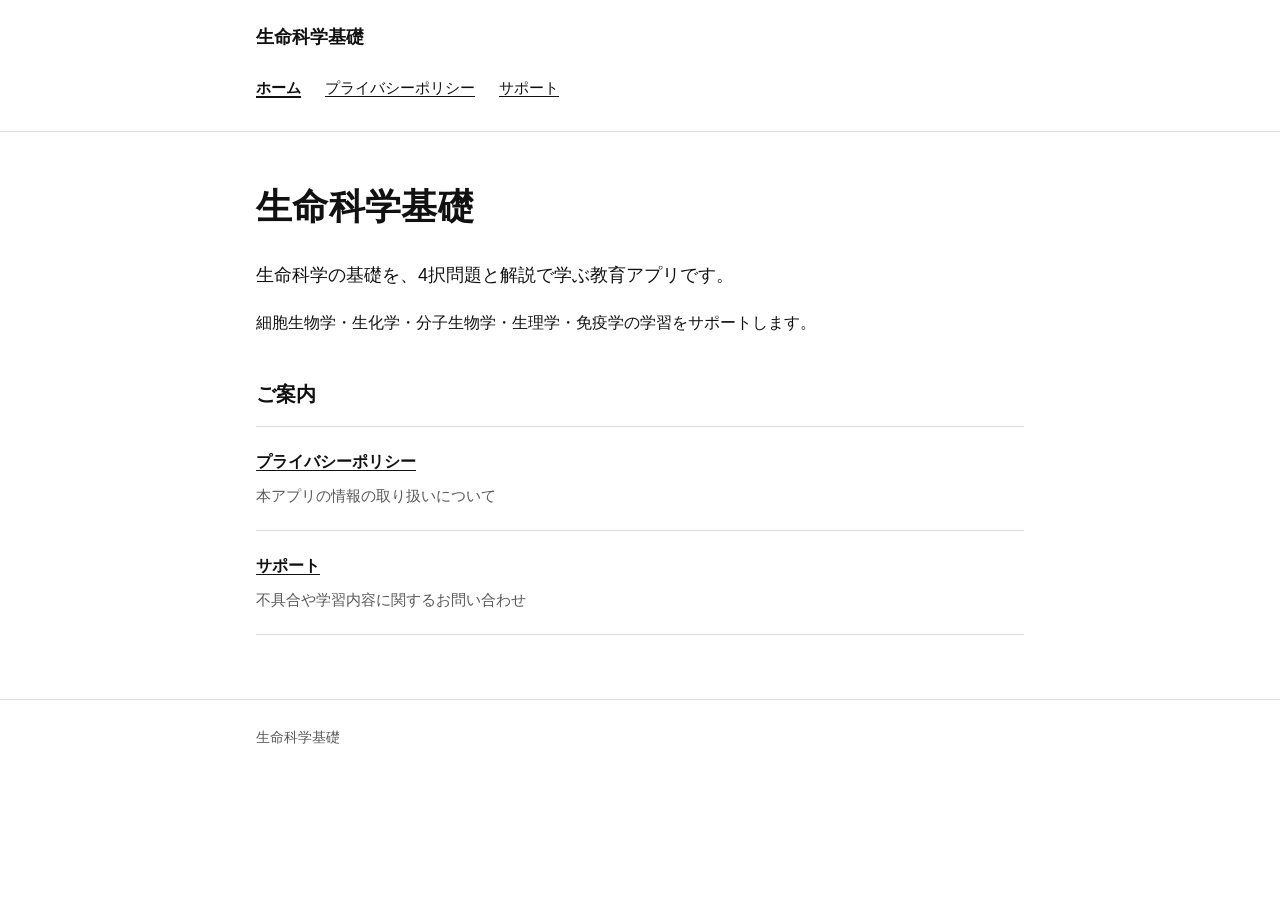
<file: index.html>
<!doctype html>
<html lang="ja">
<head>
  <meta charset="utf-8">
  <meta name="viewport" content="width=device-width, initial-scale=1">
  <meta name="description" content="生命科学を学ぶ教育アプリ「生命科学基礎」のプライバシーポリシーとサポート情報をご案内します。">
  <title>生命科学基礎</title>
  <link rel="stylesheet" href="style.css">
</head>
<body>
  <a class="skip-link" href="#main">本文へ移動</a>
  <header class="site-header">
    <div class="container header-inner">
      <a class="site-name" href="index.html">生命科学基礎</a>
      <nav aria-label="サイト内ナビゲーション">
        <ul>
          <li><a href="index.html" aria-current="page">ホーム</a></li>
          <li><a href="privacy.html">プライバシーポリシー</a></li>
          <li><a href="support.html">サポート</a></li>
        </ul>
      </nav>
    </div>
  </header>
  <main id="main" class="container" tabindex="-1">
    <h1>生命科学基礎</h1>
    <p class="lead">生命科学の基礎を、4択問題と解説で学ぶ教育アプリです。</p>
    <p>細胞生物学・生化学・分子生物学・生理学・免疫学の学習をサポートします。</p>
    <section aria-labelledby="information-heading">
      <h2 id="information-heading">ご案内</h2>
      <ul class="page-links">
        <li>
          <a href="privacy.html">
            <span class="link-title">プライバシーポリシー</span>
            <span class="link-description">本アプリの情報の取り扱いについて</span>
          </a>
        </li>
        <li>
          <a href="support.html">
            <span class="link-title">サポート</span>
            <span class="link-description">不具合や学習内容に関するお問い合わせ</span>
          </a>
        </li>
      </ul>
    </section>
  </main>
  <footer class="site-footer">
    <div class="container"><p>生命科学基礎</p></div>
  </footer>
</body>
</html>
</file>
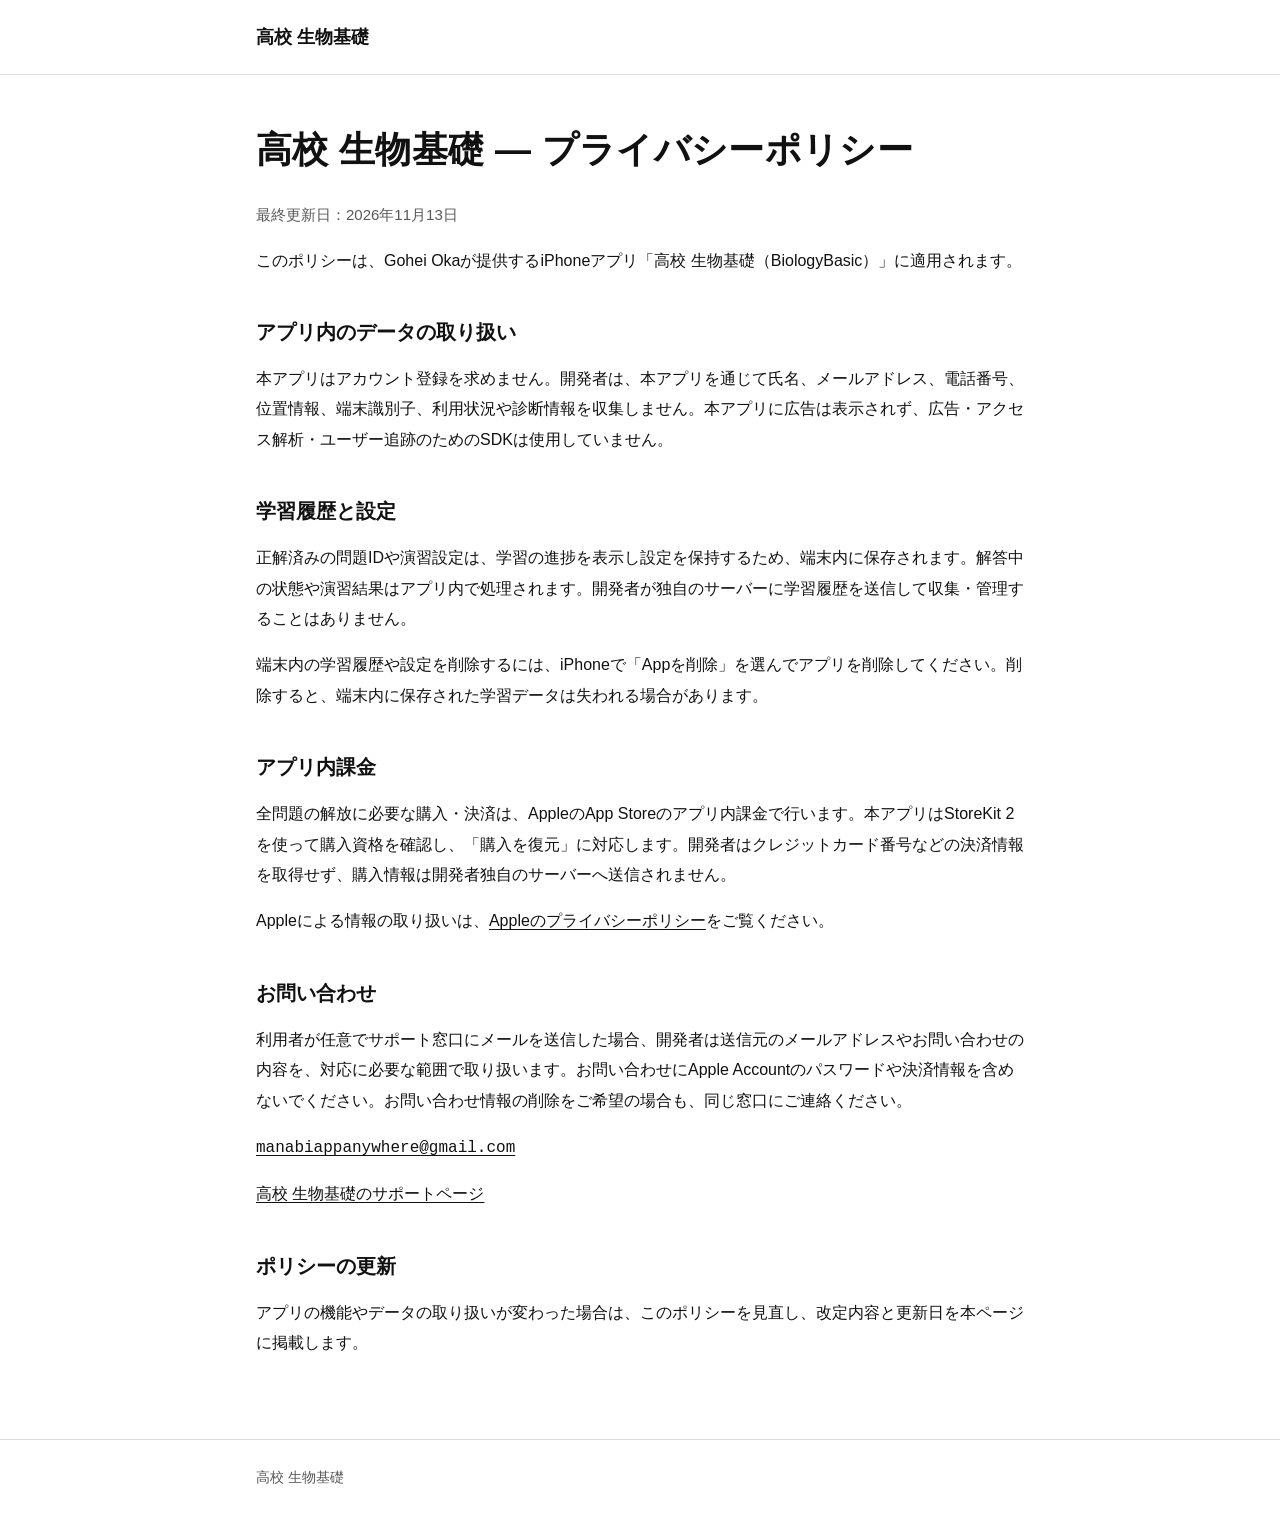
<file: biologybasic-privacy.html>
<!doctype html>
<html lang="ja">
<head>
  <meta charset="utf-8">
  <meta name="viewport" content="width=device-width, initial-scale=1">
  <meta name="description" content="iPhoneアプリ「高校 生物基礎」のプライバシーポリシー。学習データ、アプリ内課金、お問い合わせ情報の取り扱いをご案内します。">
  <title>高校 生物基礎 — プライバシーポリシー</title>
  <link rel="stylesheet" href="style.css">
</head>
<body>
  <a class="skip-link" href="#main">本文へ移動</a>
  <header class="site-header">
    <div class="container header-inner">
      <span class="site-name">高校 生物基礎</span>
    </div>
  </header>
  <main id="main" class="container" tabindex="-1">
    <h1>高校 生物基礎 — プライバシーポリシー</h1>
    <p class="date">最終更新日：<time datetime="2026-11-13">2026年11月13日</time></p>
    <p>このポリシーは、Gohei Okaが提供するiPhoneアプリ「高校 生物基礎（BiologyBasic）」に適用されます。</p>

    <section aria-labelledby="collection-heading">
      <h2 id="collection-heading">アプリ内のデータの取り扱い</h2>
      <p>本アプリはアカウント登録を求めません。開発者は、本アプリを通じて氏名、メールアドレス、電話番号、位置情報、端末識別子、利用状況や診断情報を収集しません。本アプリに広告は表示されず、広告・アクセス解析・ユーザー追跡のためのSDKは使用していません。</p>
    </section>

    <section aria-labelledby="progress-heading">
      <h2 id="progress-heading">学習履歴と設定</h2>
      <p>正解済みの問題IDや演習設定は、学習の進捗を表示し設定を保持するため、端末内に保存されます。解答中の状態や演習結果はアプリ内で処理されます。開発者が独自のサーバーに学習履歴を送信して収集・管理することはありません。</p>
      <p>端末内の学習履歴や設定を削除するには、iPhoneで「Appを削除」を選んでアプリを削除してください。削除すると、端末内に保存された学習データは失われる場合があります。</p>
    </section>

    <section aria-labelledby="purchase-heading">
      <h2 id="purchase-heading">アプリ内課金</h2>
      <p>全問題の解放に必要な購入・決済は、AppleのApp Storeのアプリ内課金で行います。本アプリはStoreKit 2を使って購入資格を確認し、「購入を復元」に対応します。開発者はクレジットカード番号などの決済情報を取得せず、購入情報は開発者独自のサーバーへ送信されません。</p>
      <p>Appleによる情報の取り扱いは、<a href="https://www.apple.com/jp/legal/privacy/">Appleのプライバシーポリシー</a>をご覧ください。</p>
    </section>

    <section aria-labelledby="contact-heading">
      <h2 id="contact-heading">お問い合わせ</h2>
      <p>利用者が任意でサポート窓口にメールを送信した場合、開発者は送信元のメールアドレスやお問い合わせの内容を、対応に必要な範囲で取り扱います。お問い合わせにApple Accountのパスワードや決済情報を含めないでください。お問い合わせ情報の削除をご希望の場合も、同じ窓口にご連絡ください。</p>
      <p><a class="contact-email" href="mailto:manabiappanywhere@gmail.com">manabiappanywhere@gmail.com</a></p>
      <p><a href="biologybasic-support.html">高校 生物基礎のサポートページ</a></p>
    </section>

    <section aria-labelledby="changes-heading">
      <h2 id="changes-heading">ポリシーの更新</h2>
      <p>アプリの機能やデータの取り扱いが変わった場合は、このポリシーを見直し、改定内容と更新日を本ページに掲載します。</p>
    </section>
  </main>
  <footer class="site-footer">
    <div class="container"><p>高校 生物基礎</p></div>
  </footer>
</body>
</html>
</file>
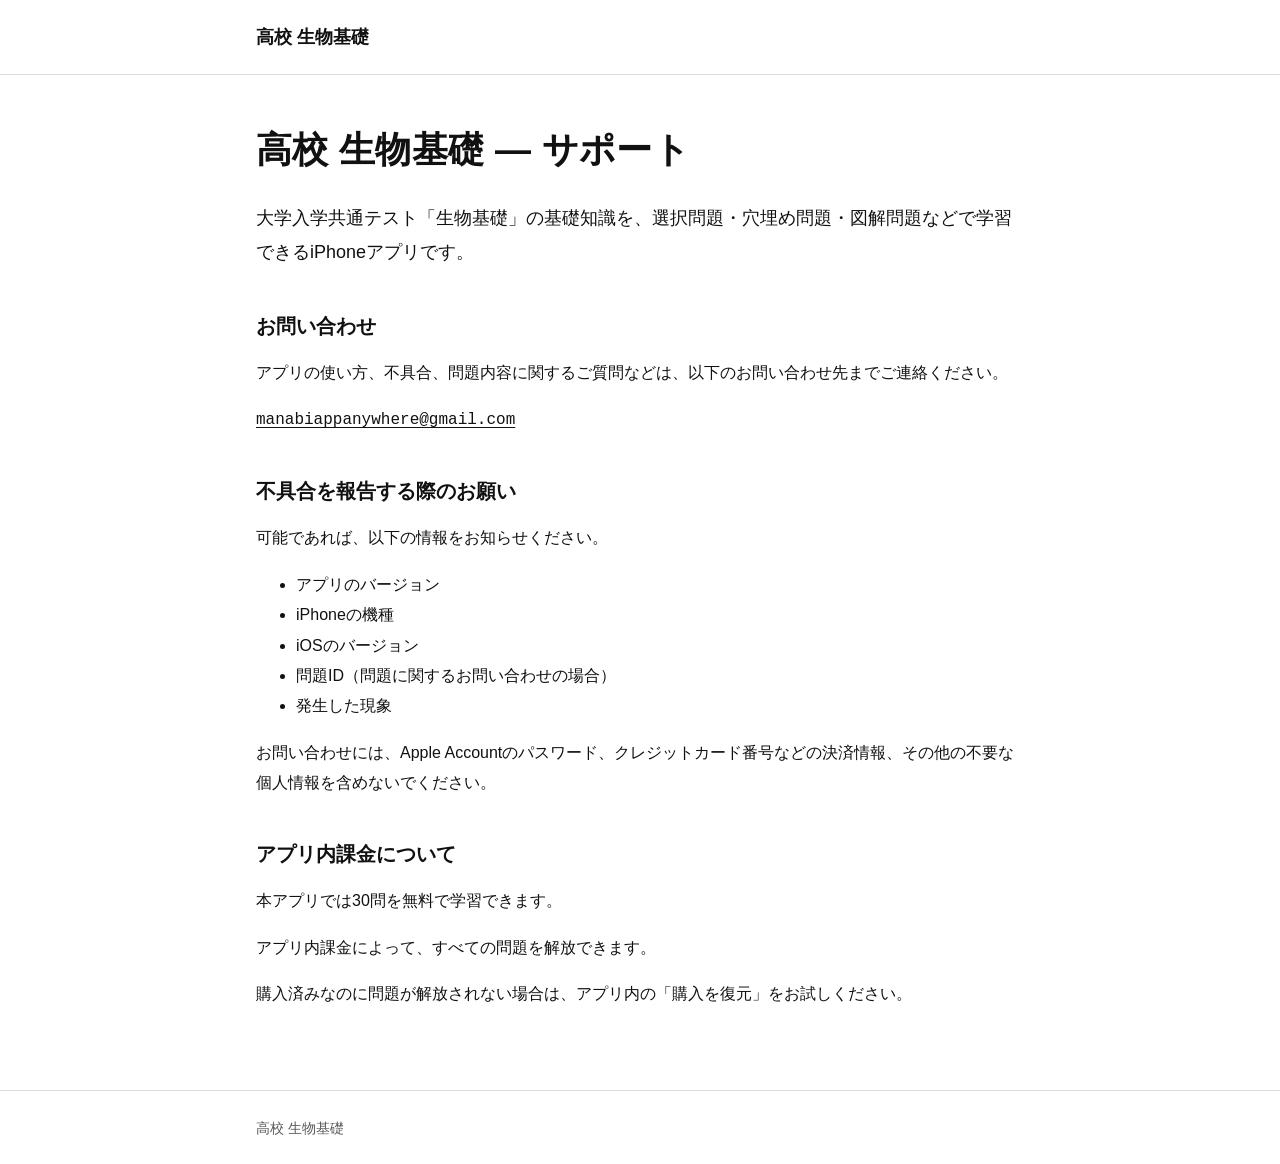
<file: biologybasic-support.html>
<!doctype html>
<html lang="ja">
<head>
  <meta charset="utf-8">
  <meta name="viewport" content="width=device-width, initial-scale=1">
  <meta name="description" content="iPhoneアプリ「高校 生物基礎」のサポートページ。お問い合わせ、不具合の報告、購入の復元についてご案内します。">
  <title>高校 生物基礎 — サポート</title>
  <link rel="stylesheet" href="style.css">
</head>
<body>
  <a class="skip-link" href="#main">本文へ移動</a>
  <header class="site-header">
    <div class="container header-inner">
      <span class="site-name">高校 生物基礎</span>
    </div>
  </header>
  <main id="main" class="container" tabindex="-1">
    <h1>高校 生物基礎 — サポート</h1>
    <p class="lead">大学入学共通テスト「生物基礎」の基礎知識を、選択問題・穴埋め問題・図解問題などで学習できるiPhoneアプリです。</p>

    <section aria-labelledby="contact-heading">
      <h2 id="contact-heading">お問い合わせ</h2>
      <p>アプリの使い方、不具合、問題内容に関するご質問などは、以下のお問い合わせ先までご連絡ください。</p>
      <p><a class="contact-email" href="mailto:manabiappanywhere@gmail.com">manabiappanywhere@gmail.com</a></p>
    </section>

    <section aria-labelledby="report-heading">
      <h2 id="report-heading">不具合を報告する際のお願い</h2>
      <p>可能であれば、以下の情報をお知らせください。</p>
      <ul>
        <li>アプリのバージョン</li>
        <li>iPhoneの機種</li>
        <li>iOSのバージョン</li>
        <li>問題ID（問題に関するお問い合わせの場合）</li>
        <li>発生した現象</li>
      </ul>
      <p>お問い合わせには、Apple Accountのパスワード、クレジットカード番号などの決済情報、その他の不要な個人情報を含めないでください。</p>
    </section>

    <section aria-labelledby="purchase-heading">
      <h2 id="purchase-heading">アプリ内課金について</h2>
      <p>本アプリでは30問を無料で学習できます。</p>
      <p>アプリ内課金によって、すべての問題を解放できます。</p>
      <p>購入済みなのに問題が解放されない場合は、アプリ内の「購入を復元」をお試しください。</p>
    </section>
  </main>
  <footer class="site-footer">
    <div class="container"><p>高校 生物基礎</p></div>
  </footer>
</body>
</html>
</file>
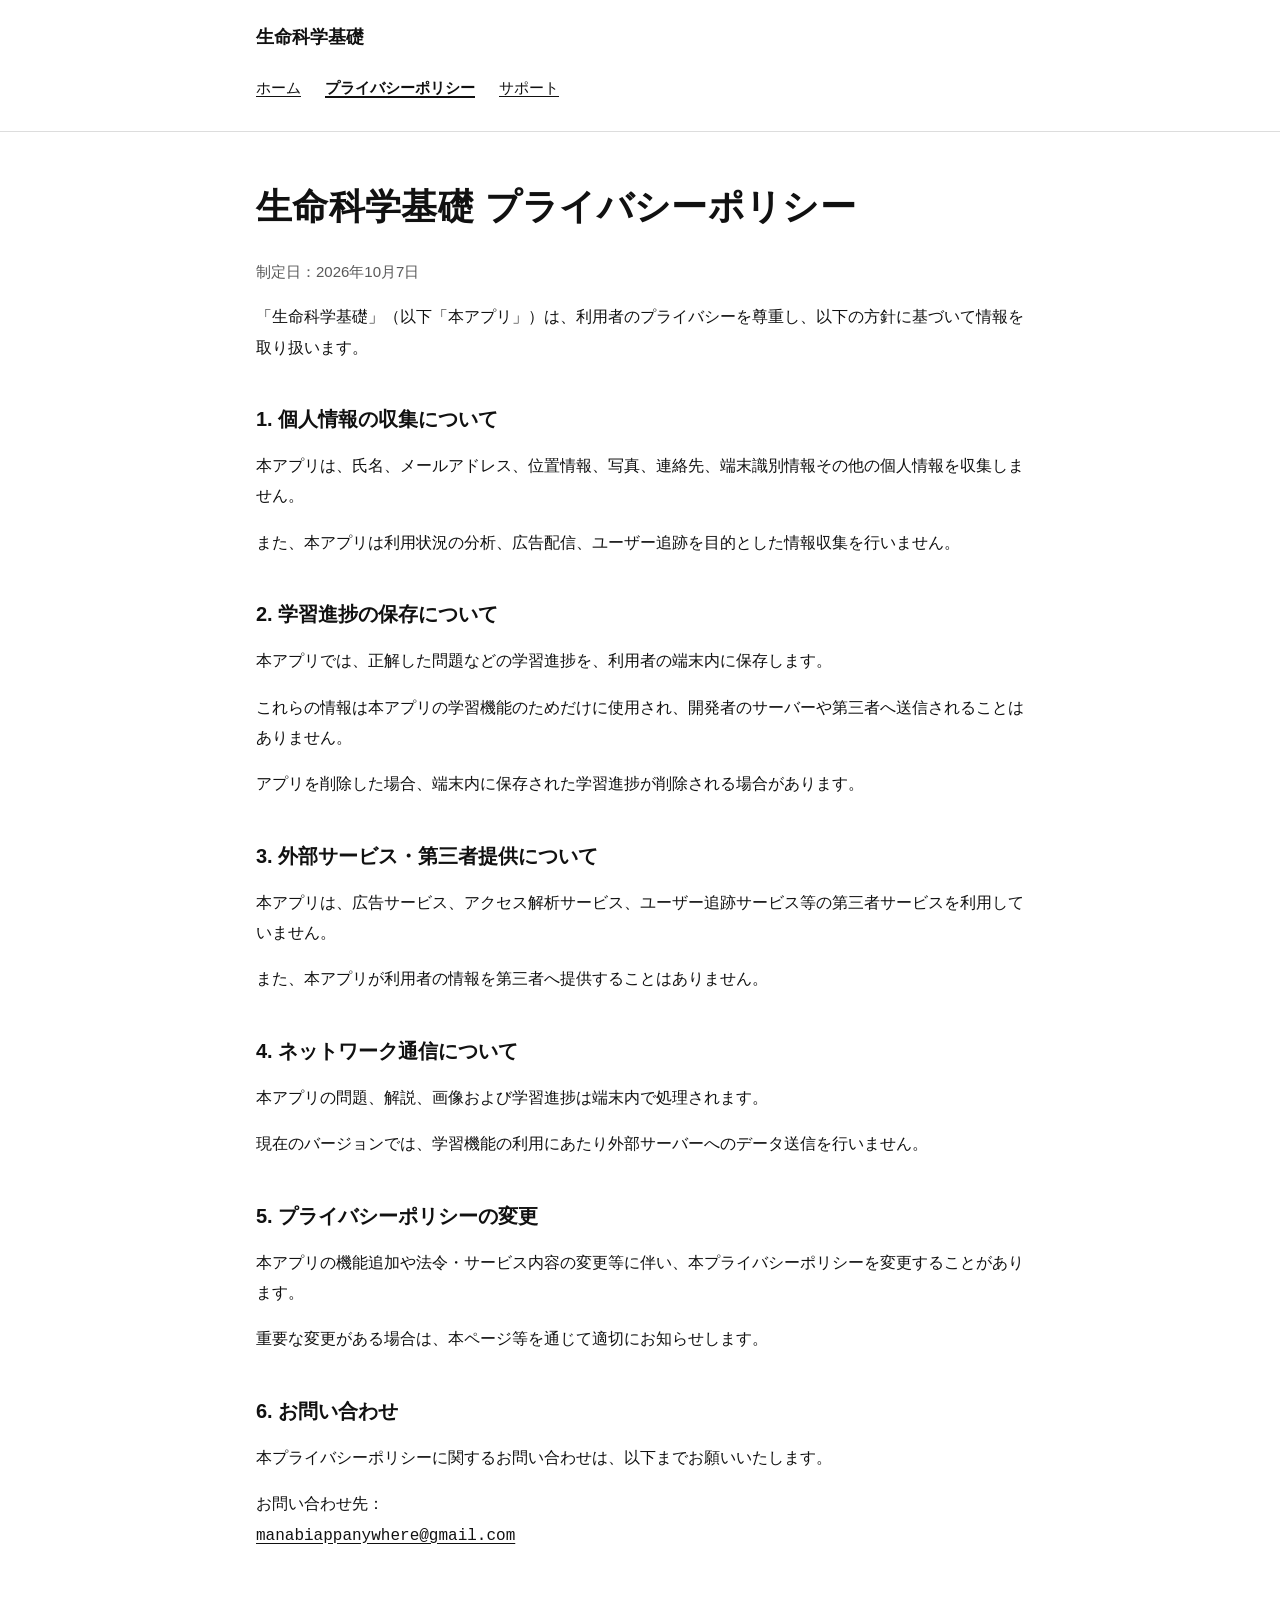
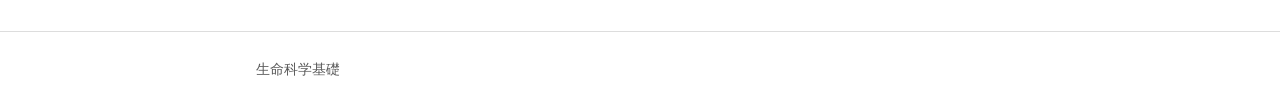
<file: privacy.html>
<!doctype html>
<html lang="ja">
<head>
  <meta charset="utf-8">
  <meta name="viewport" content="width=device-width, initial-scale=1">
  <meta name="description" content="教育アプリ「生命科学基礎」のプライバシーポリシー。個人情報の収集、端末内の学習進捗の保存、外部送信について説明します。">
  <title>生命科学基礎 プライバシーポリシー</title>
  <link rel="stylesheet" href="style.css">
</head>
<body>
  <a class="skip-link" href="#main">本文へ移動</a>
  <header class="site-header">
    <div class="container header-inner">
      <a class="site-name" href="index.html">生命科学基礎</a>
      <nav aria-label="サイト内ナビゲーション">
        <ul>
          <li><a href="index.html">ホーム</a></li>
          <li><a href="privacy.html" aria-current="page">プライバシーポリシー</a></li>
          <li><a href="support.html">サポート</a></li>
        </ul>
      </nav>
    </div>
  </header>
  <main id="main" class="container" tabindex="-1">
    <h1>生命科学基礎 プライバシーポリシー</h1>
    <p class="date">制定日：<time datetime="2026-10-07">2026年10月7日</time></p>
    <p>「生命科学基礎」（以下「本アプリ」）は、利用者のプライバシーを尊重し、以下の方針に基づいて情報を取り扱います。</p>
    <section aria-labelledby="collection-heading">
      <h2 id="collection-heading">1. 個人情報の収集について</h2>
      <p>本アプリは、氏名、メールアドレス、位置情報、写真、連絡先、端末識別情報その他の個人情報を収集しません。</p>
      <p>また、本アプリは利用状況の分析、広告配信、ユーザー追跡を目的とした情報収集を行いません。</p>
    </section>
    <section aria-labelledby="progress-heading">
      <h2 id="progress-heading">2. 学習進捗の保存について</h2>
      <p>本アプリでは、正解した問題などの学習進捗を、利用者の端末内に保存します。</p>
      <p>これらの情報は本アプリの学習機能のためだけに使用され、開発者のサーバーや第三者へ送信されることはありません。</p>
      <p>アプリを削除した場合、端末内に保存された学習進捗が削除される場合があります。</p>
    </section>
    <section aria-labelledby="services-heading">
      <h2 id="services-heading">3. 外部サービス・第三者提供について</h2>
      <p>本アプリは、広告サービス、アクセス解析サービス、ユーザー追跡サービス等の第三者サービスを利用していません。</p>
      <p>また、本アプリが利用者の情報を第三者へ提供することはありません。</p>
    </section>
    <section aria-labelledby="network-heading">
      <h2 id="network-heading">4. ネットワーク通信について</h2>
      <p>本アプリの問題、解説、画像および学習進捗は端末内で処理されます。</p>
      <p>現在のバージョンでは、学習機能の利用にあたり外部サーバーへのデータ送信を行いません。</p>
    </section>
    <section aria-labelledby="changes-heading">
      <h2 id="changes-heading">5. プライバシーポリシーの変更</h2>
      <p>本アプリの機能追加や法令・サービス内容の変更等に伴い、本プライバシーポリシーを変更することがあります。</p>
      <p>重要な変更がある場合は、本ページ等を通じて適切にお知らせします。</p>
    </section>
    <section aria-labelledby="contact-heading">
      <h2 id="contact-heading">6. お問い合わせ</h2>
      <p>本プライバシーポリシーに関するお問い合わせは、以下までお願いいたします。</p>
      <p>お問い合わせ先：<br><a class="contact-email" href="mailto:manabiappanywhere@gmail.com">manabiappanywhere@gmail.com</a></p>
    </section>
  </main>
  <footer class="site-footer">
    <div class="container"><p>生命科学基礎</p></div>
  </footer>
</body>
</html>
</file>
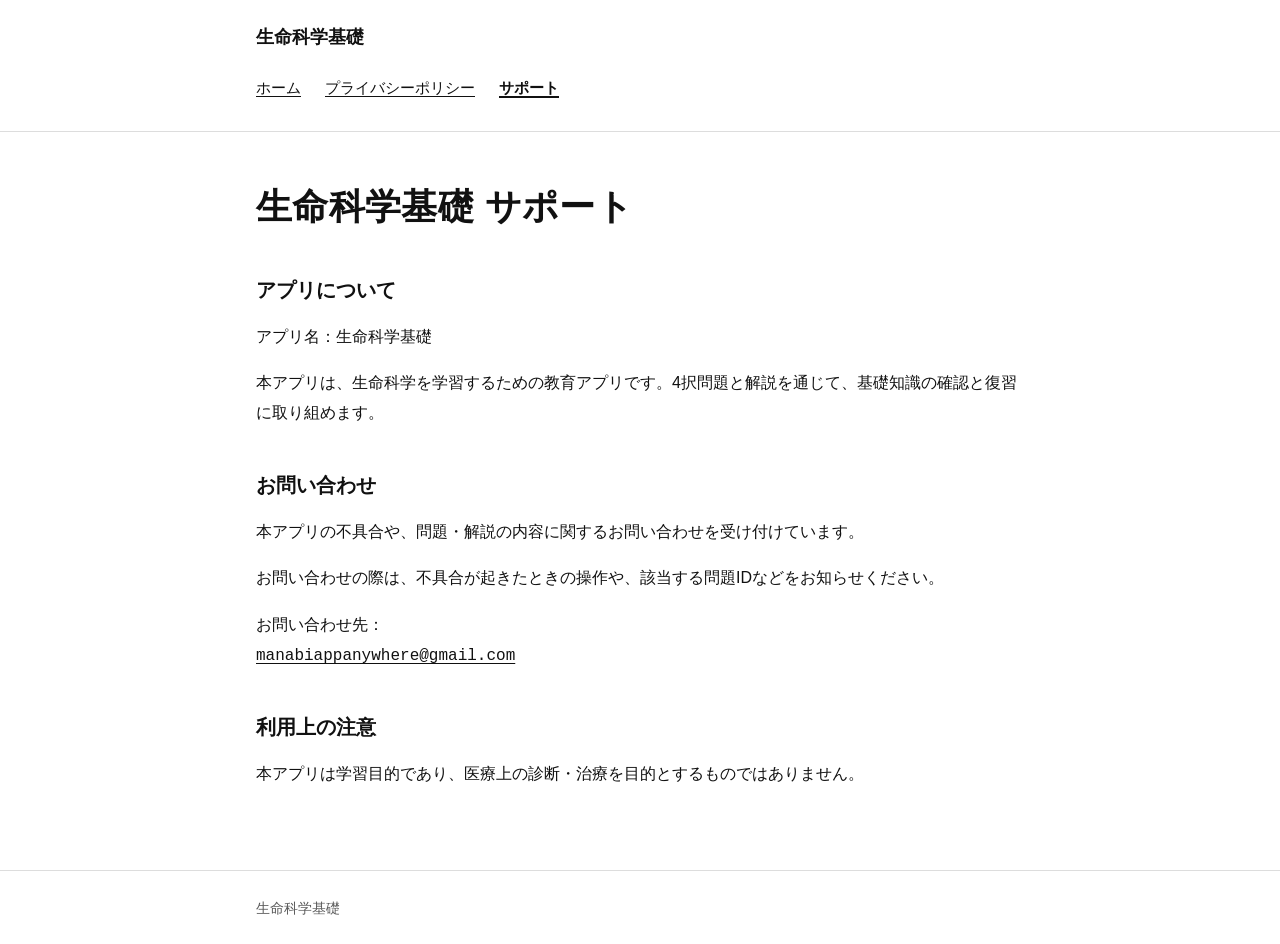
<file: support.html>
<!doctype html>
<html lang="ja">
<head>
  <meta charset="utf-8">
  <meta name="viewport" content="width=device-width, initial-scale=1">
  <meta name="description" content="教育アプリ「生命科学基礎」のサポートページ。不具合や問題・解説の内容に関するお問い合わせをご案内します。">
  <title>生命科学基礎 サポート</title>
  <link rel="stylesheet" href="style.css">
</head>
<body>
  <a class="skip-link" href="#main">本文へ移動</a>
  <header class="site-header">
    <div class="container header-inner">
      <a class="site-name" href="index.html">生命科学基礎</a>
      <nav aria-label="サイト内ナビゲーション">
        <ul>
          <li><a href="index.html">ホーム</a></li>
          <li><a href="privacy.html">プライバシーポリシー</a></li>
          <li><a href="support.html" aria-current="page">サポート</a></li>
        </ul>
      </nav>
    </div>
  </header>
  <main id="main" class="container" tabindex="-1">
    <h1>生命科学基礎 サポート</h1>
    <section aria-labelledby="about-heading">
      <h2 id="about-heading">アプリについて</h2>
      <p>アプリ名：生命科学基礎</p>
      <p>本アプリは、生命科学を学習するための教育アプリです。4択問題と解説を通じて、基礎知識の確認と復習に取り組めます。</p>
    </section>
    <section aria-labelledby="contact-heading">
      <h2 id="contact-heading">お問い合わせ</h2>
      <p>本アプリの不具合や、問題・解説の内容に関するお問い合わせを受け付けています。</p>
      <p>お問い合わせの際は、不具合が起きたときの操作や、該当する問題IDなどをお知らせください。</p>
      <p>お問い合わせ先：<br><a class="contact-email" href="mailto:manabiappanywhere@gmail.com">manabiappanywhere@gmail.com</a></p>
    </section>
    <section aria-labelledby="notice-heading">
      <h2 id="notice-heading">利用上の注意</h2>
      <p>本アプリは学習目的であり、医療上の診断・治療を目的とするものではありません。</p>
    </section>
  </main>
  <footer class="site-footer">
    <div class="container"><p>生命科学基礎</p></div>
  </footer>
</body>
</html>
</file>
<file: style.css>
:root {
  color-scheme: light;
  font-family: -apple-system, BlinkMacSystemFont, "Hiragino Kaku Gothic ProN", "Yu Gothic", Meiryo, sans-serif;
  color: #111;
  background: #fff;
  line-height: 1.9;
  -webkit-text-size-adjust: 100%;
}

* { box-sizing: border-box; }
body { margin: 0; }
a { color: inherit; text-underline-offset: 0.2em; }
a:hover { text-decoration-thickness: 2px; }
a:focus-visible { outline: 2px solid #111; outline-offset: 4px; }
.container { width: min(100% - 3rem, 48rem); margin-inline: auto; }
.site-header { border-bottom: 1px solid #ddd; }
.header-inner { padding-block: 1.25rem; }
.site-name { font-size: 1.125rem; font-weight: 700; text-decoration: none; }
nav ul { display: flex; flex-wrap: wrap; gap: 0.25rem 1.5rem; list-style: none; margin: 0.75rem 0 0; padding: 0; }
nav a { display: inline-block; padding-block: 0.5rem; font-size: 0.9375rem; }
nav a[aria-current="page"] { font-weight: 700; text-decoration-thickness: 2px; }
main.container { padding-block: 3rem 4rem; }
h1 { margin: 0 0 1.5rem; font-size: clamp(1.75rem, 4.5vw, 2.25rem); line-height: 1.5; letter-spacing: 0.01em; }
h2 { margin: 0 0 1rem; font-size: 1.25rem; line-height: 1.6; }
p { margin: 0 0 1rem; overflow-wrap: anywhere; }
section { margin-top: 2.5rem; }
.lead { font-size: 1.125rem; }
.date { color: #595959; font-size: 0.9375rem; }
.contact-email { font-family: ui-monospace, SFMono-Regular, Menlo, Consolas, monospace; }
.page-links { list-style: none; padding: 0; margin: 0; border-top: 1px solid #ddd; }
.page-links li { border-bottom: 1px solid #ddd; }
.page-links a { display: block; padding: 1.25rem 0; text-decoration: none; }
.link-title { display: block; font-weight: 700; text-decoration: underline; text-underline-offset: 0.2em; }
.link-description { display: block; margin-top: 0.25rem; color: #595959; font-size: 0.9375rem; }
.site-footer { border-top: 1px solid #ddd; padding-block: 1.5rem; color: #595959; font-size: 0.875rem; }
.site-footer p { margin: 0; }
.skip-link { position: absolute; top: 0.5rem; left: 1rem; z-index: 1; padding: 0.5rem 1rem; background: #fff; transform: translateY(-200%); }
.skip-link:focus { transform: translateY(0); }

@media (max-width: 30rem) {
  .container { width: calc(100% - 2rem); }
  main.container { padding-block: 2rem 3rem; }
  nav ul { column-gap: 1rem; }
}
</file>
